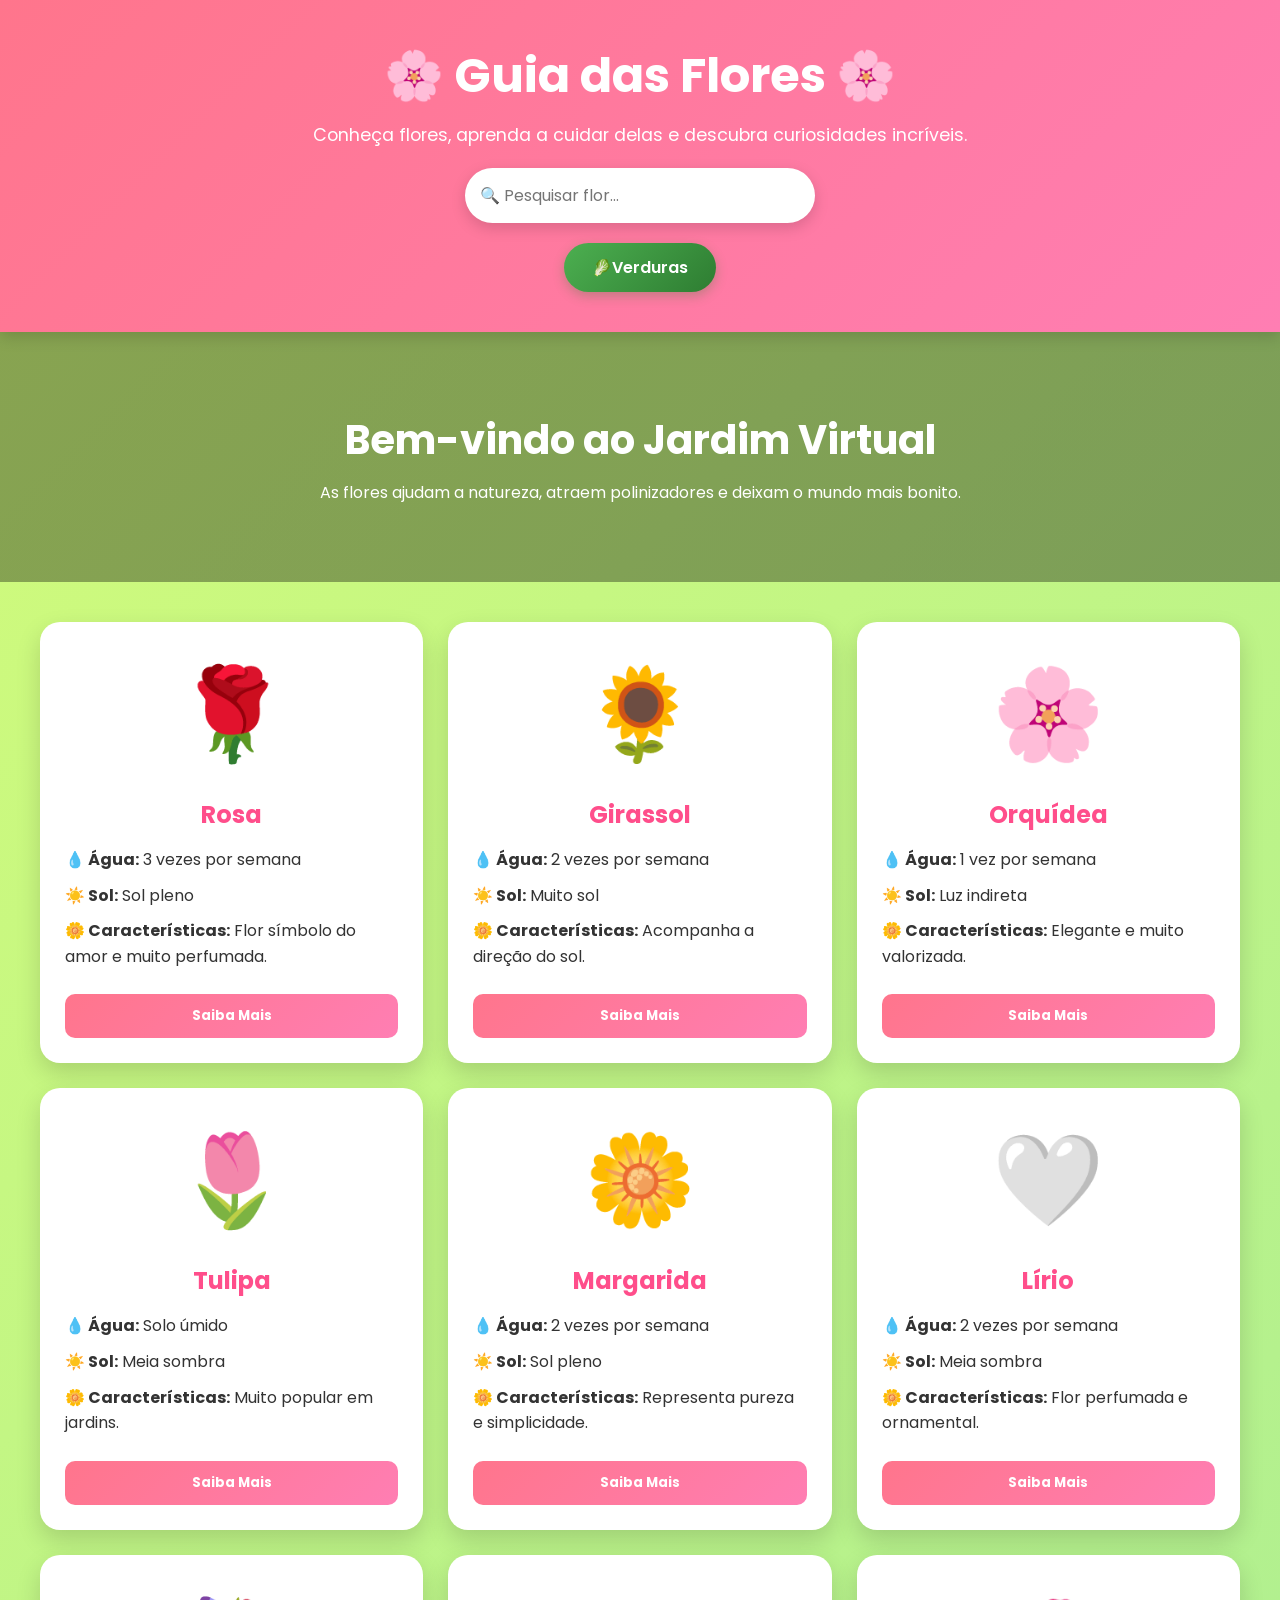
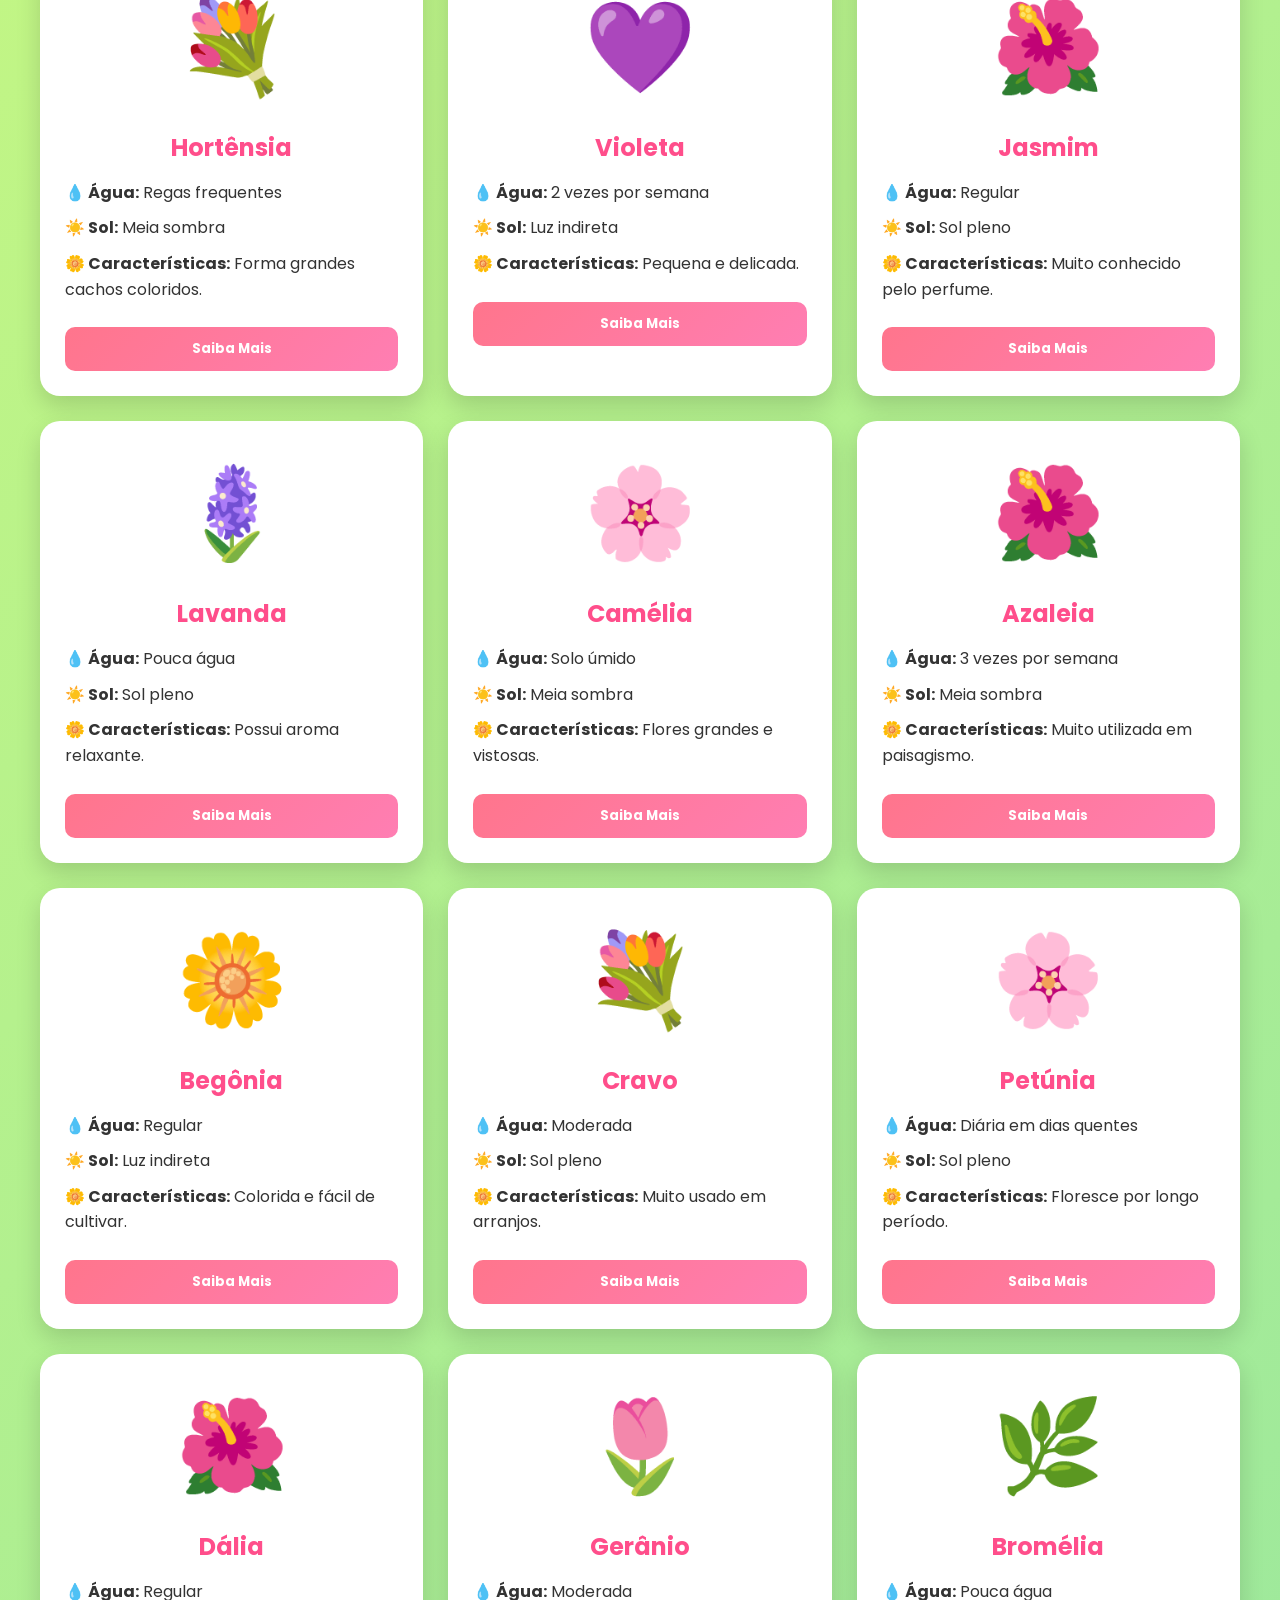
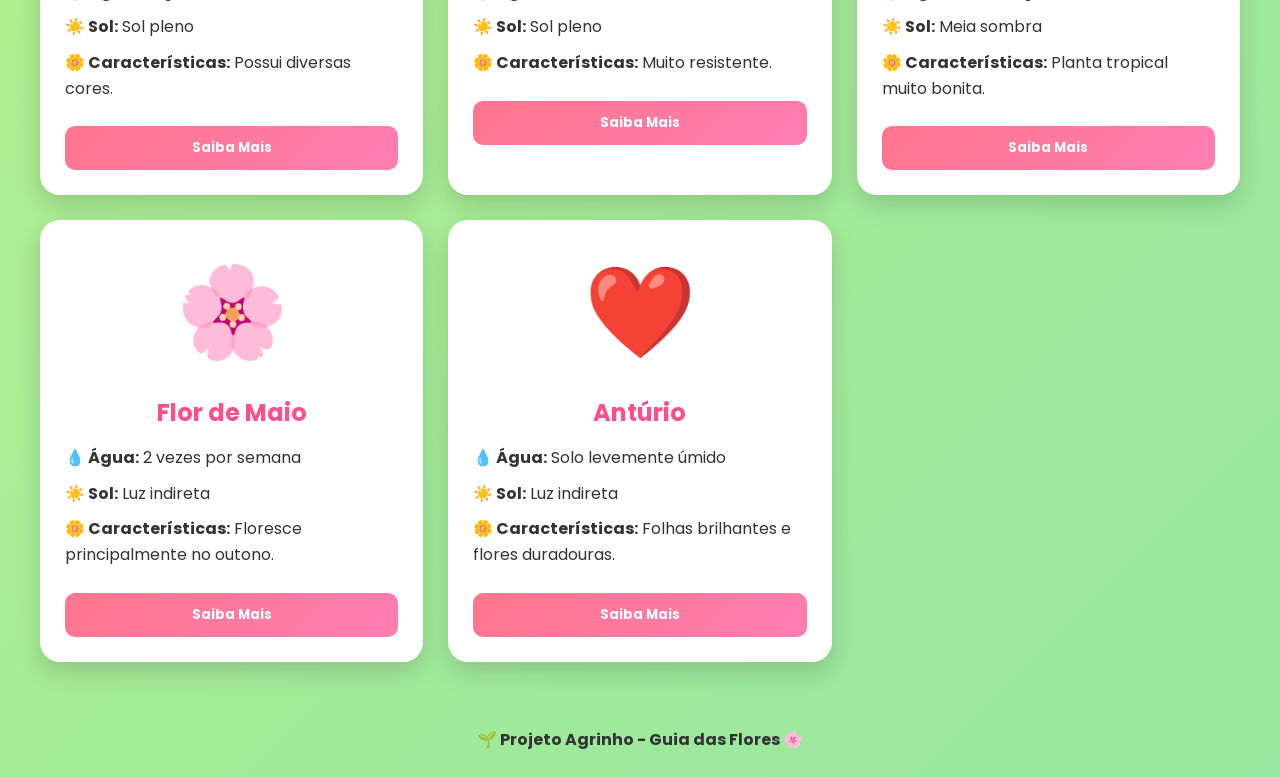
<file: index.html>
<!DOCTYPE html>
<html lang="pt-BR">
<head>
<meta charset="UTF-8">
<meta name="viewport" content="width=device-width, initial-scale=1.0">

<title>🌸 Guia das Flores - Agrinho</title>

<link rel="stylesheet" href="style.css">

<link rel="preconnect" href="https://fonts.googleapis.com">
<link href="https://fonts.googleapis.com/css2?family=Poppins:wght@300;400;600;700&display=swap" rel="stylesheet">

</head>

<body>

<header>

    <div class="header-content">

        <h1>🌸 Guia das Flores 🌸</h1>

        <p>
            Conheça flores, aprenda a cuidar delas
            e descubra curiosidades incríveis.
        </p>

        <input
        type="text"
        id="pesquisa"
        placeholder="🔍 Pesquisar flor...">

    </div>
    <div class="navegacao">
            <a href="verduras.html" class="btn-navegacao">🥬Verduras</a>
        </div>

</header>

<section class="banner">

    <div class="banner-texto">

        <h2>Bem-vindo ao Jardim Virtual</h2>

        <p>
            As flores ajudam a natureza,
            atraem polinizadores e deixam o mundo mais bonito.
        </p>

    </div>

</section>

<main>

    <section id="container-flores"></section>

</main>

<footer>

    <p>
        🌱 Projeto Agrinho - Guia das Flores 🌸
    </p>

</footer>

<!-- MODAL -->

<div id="modal" class="modal">

    <div class="modal-content">

        <span class="close" onclick="fecharModal()">
            &times;
        </span>

        <div id="modal-icone" class="modal-icone"></div>

        <h2 id="modal-nome"></h2>

        <p id="modal-agua"></p>

        <p id="modal-sol"></p>

        <p id="modal-caracteristicas"></p>

        <div class="curiosidade-box">

            <h3>🌟 Curiosidade</h3>

            <p id="modal-curiosidade"></p>

        </div>

    </div>

</div>

<script src="script.js"></script>

</body>
</html>
</file>
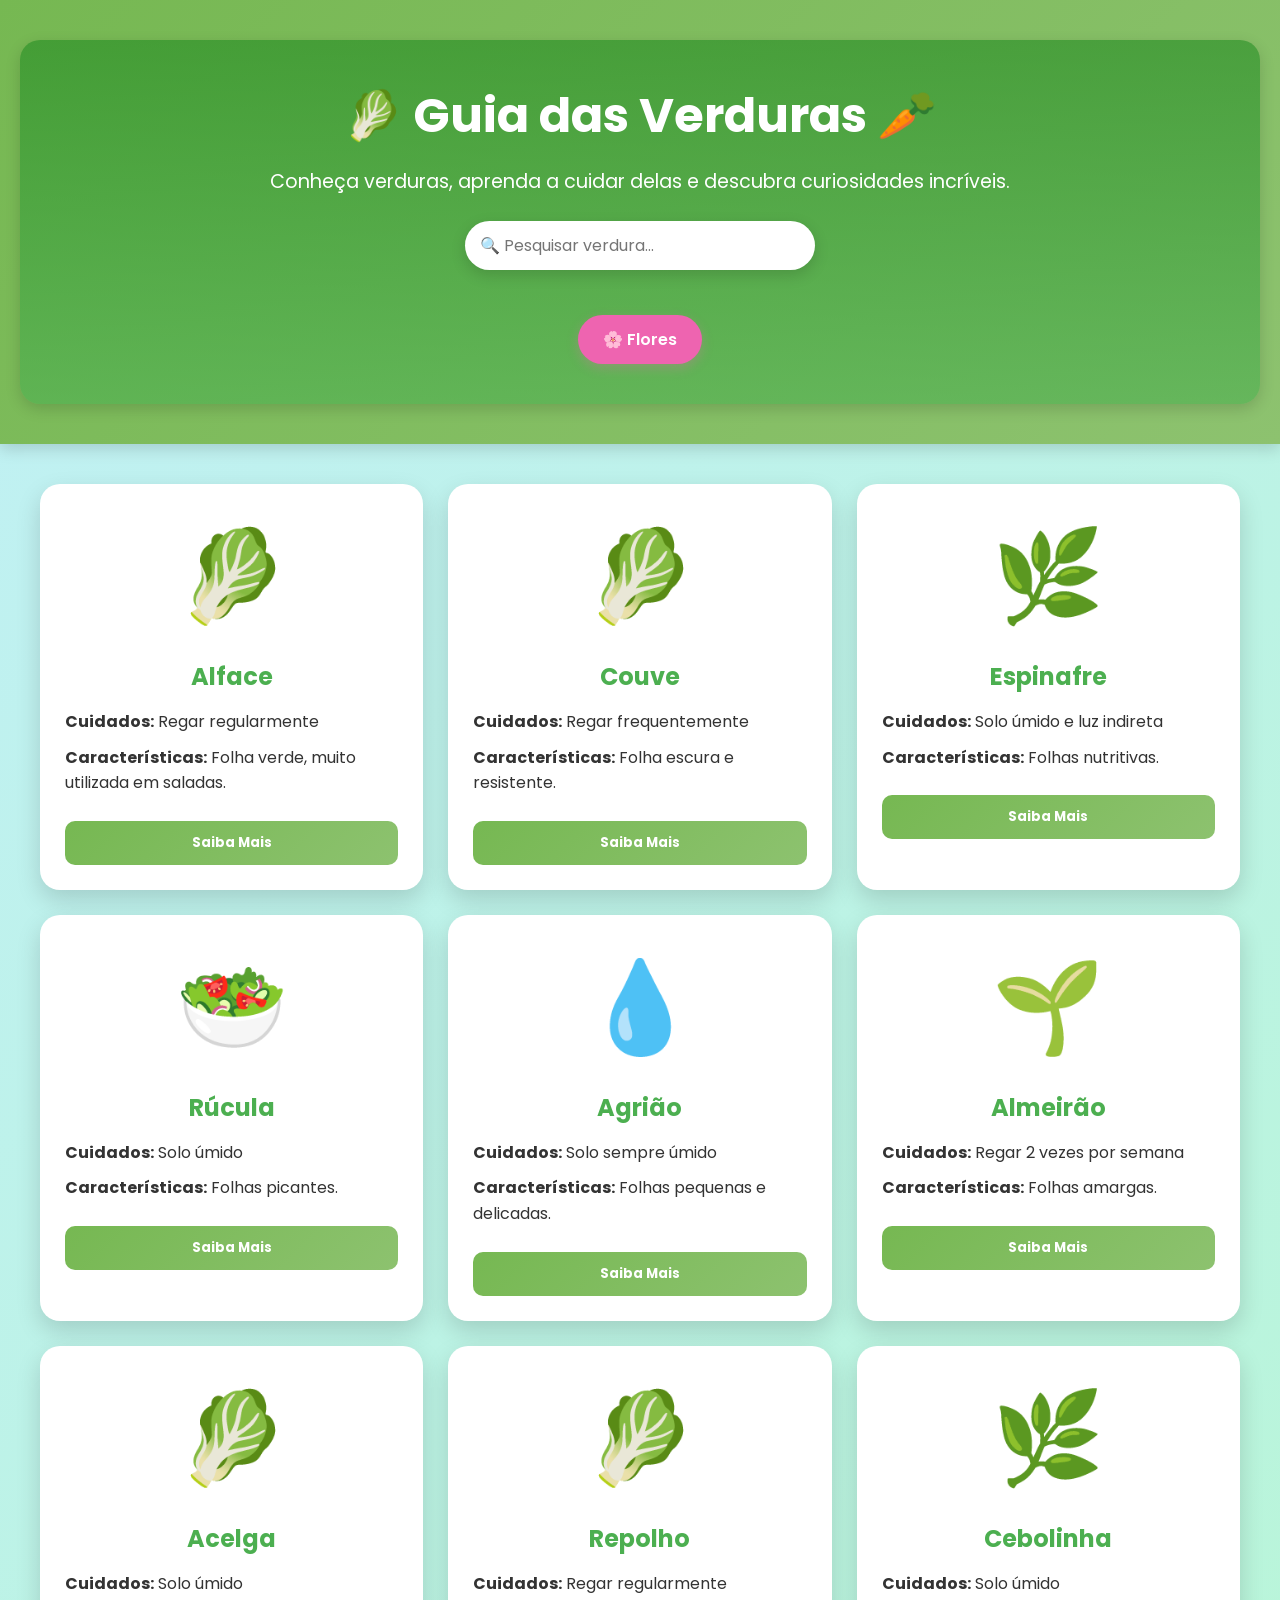
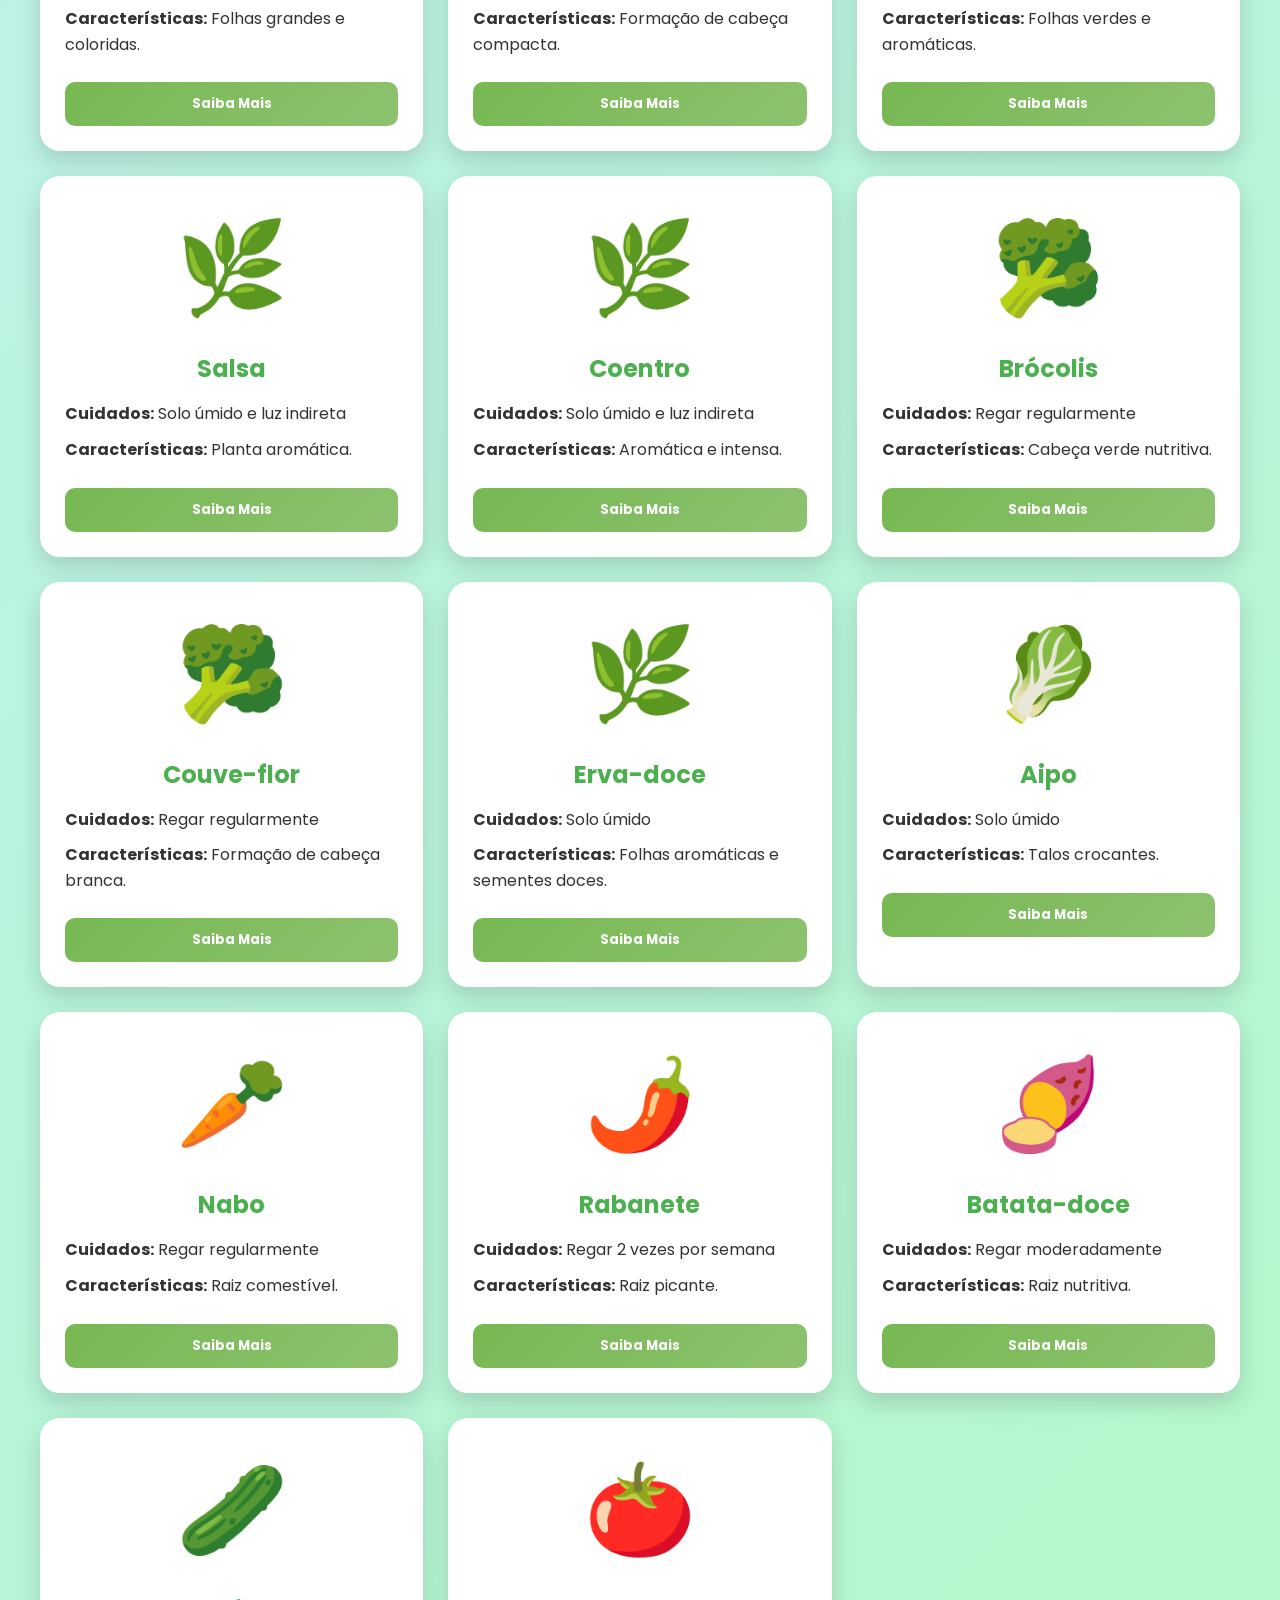
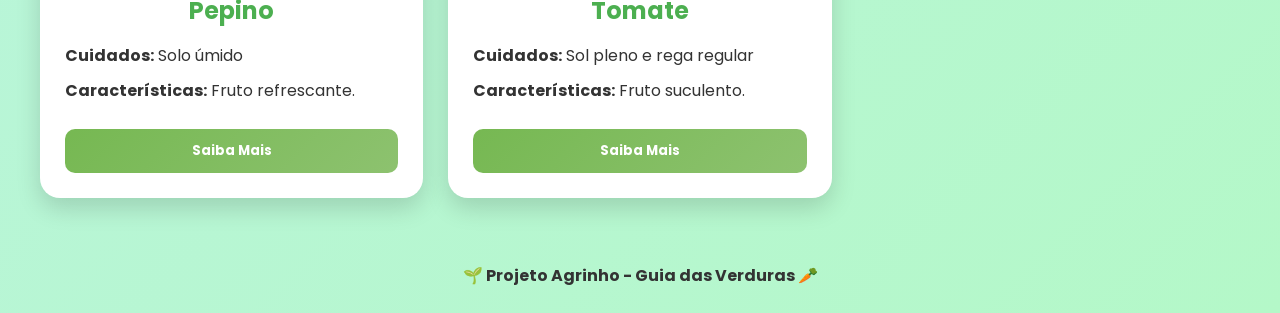
<file: verduras.html>
<!DOCTYPE html>
<html lang="pt-BR">
<head>
<meta charset="UTF-8">
<meta name="viewport" content="width=device-width, initial-scale=1.0">

<title>🥬 Guia das Verduras - Agrinho</title>

<link rel="stylesheet" href="verduras.css">

<link rel="preconnect" href="https://fonts.googleapis.com">
<link href="https://fonts.googleapis.com/css2?family=Poppins:wght@300;400;600;700&display=swap" rel="stylesheet">

</head>
<body>

<header>

    <div class="header-content">
        <div class="banner-verduras">
        <div class="banner-content">
        
        <h1>🥬 Guia das Verduras 🥕</h1>

        <p>
            Conheça verduras, aprenda a cuidar delas
            e descubra curiosidades incríveis.
        </p>

        <input
        type="text"
        id="pesquisa"
        placeholder="🔍 Pesquisar verdura...">

        <div class="navegacao">
            <a href="index.html" class="btn-navegacao">🌸 Flores</a>
        </div>

    </div>

</header>

<main>

    <section id="container-verduras"></section>

</main>

<footer>

    <p>
        🌱 Projeto Agrinho - Guia das Verduras 🥕
    </p>

</footer>

<!-- MODAL -->

<div id="modal" class="modal">

    <div class="modal-content">

        <span class="close" onclick="fecharModal()">&times;</span>

        <div id="modal-icone" class="modal-icone"></div>

        <h2 id="modal-nome"></h2>

        <p id="modal-cuidados"></p>

        <p id="modal-caracteristicas"></p>

        <div class="curiosidade-box">

            <h3>🌟 Curiosidade</h3>

            <p id="modal-curiosidade"></p>

        </div>

    </div>

</div>

<script src="verduras.js"></script>

</body>
</html>
</file>
<file: style.css>
*{
    margin:0;
    padding:0;
    box-sizing:border-box;
    font-family:'Poppins',sans-serif;
}

body{
    min-height:100vh;
    background:linear-gradient(135deg,#d4fc79,#96e6a1);
    color:#333;
}

/* HEADER */

header{
    background:linear-gradient(135deg,#ff758c,#ff7eb3);
    color:white;
    text-align:center;
    padding:40px 20px;
    box-shadow:0 5px 15px rgba(0,0,0,.15);
}

header h1{
    font-size:3rem;
    margin-bottom:10px;
}

header p{
    margin-bottom:20px;
    font-size:1.1rem;
}

#pesquisa{
    width:350px;
    max-width:90%;
    padding:15px;
    border:none;
    border-radius:30px;
    outline:none;
    font-size:16px;
    box-shadow:0 5px 15px rgba(0,0,0,.15);
}

/* BANNER */

.banner{
    height:250px;

    background:
    linear-gradient(
    rgba(0,0,0,.35),
    rgba(0,0,0,.35)
    ),
    url("https://images.unsplash.com/photo-1468327768560-75b778cbb551?auto=format&fit=crop&w=1600&q=80");

    background-size:cover;
    background-position:center;

    display:flex;
    justify-content:center;
    align-items:center;

    text-align:center;
    color:white;
}

.banner-texto{
    padding:20px;
}

.banner-texto h2{
    font-size:2.5rem;
}

.banner-texto p{
    margin-top:10px;
}

/* CARDS */

#container-flores{
    max-width:1400px;
    margin:auto;
    padding:40px;

    display:grid;
    grid-template-columns:
    repeat(auto-fit,minmax(300px,1fr));

    gap:25px;
}

.card{
    background:white;
    border-radius:20px;
    padding:25px;

    box-shadow:0 10px 25px rgba(0,0,0,.15);

    transition:.3s;

    animation:aparecer .8s ease;
}

.card:hover{
    transform:translateY(-10px);
}

.card h2{
    text-align:center;
    color:#ff4e8b;
    margin-bottom:15px;
}

.card p{
    margin:10px 0;
    line-height:1.6;
}

.icone-flor{
    font-size:90px;
    text-align:center;
    margin-bottom:15px;

    animation:flutuar 3s infinite ease-in-out;
}

/* BOTÃO */

.btn-saiba{
    width:100%;
    padding:12px;
    margin-top:15px;

    border:none;
    border-radius:10px;

    background:linear-gradient(
    135deg,
    #ff758c,
    #ff7eb3
    );

    color:white;
    font-weight:bold;

    cursor:pointer;

    transition:.3s;
}

.btn-saiba:hover{
    transform:scale(1.03);
}

/* MODAL */

.modal{
    display:none;

    position:fixed;
    top:0;
    left:0;

    width:100%;
    height:100%;

    background:rgba(0,0,0,.7);

    justify-content:center;
    align-items:center;

    z-index:1000;
}

.modal-content{
    background:white;

    width:90%;
    max-width:600px;

    border-radius:20px;

    padding:25px;

    position:relative;

    animation:zoom .3s ease;
}

.close{
    position:absolute;
    top:10px;
    right:20px;

    font-size:35px;

    cursor:pointer;
}

.modal-icone{
    text-align:center;
    font-size:120px;
}

.modal-content h2{
    text-align:center;
    color:#ff4e8b;
    margin-bottom:15px;
}

.modal-content p{
    margin:10px 0;
    line-height:1.6;
}

.curiosidade-box{
    margin-top:20px;
    background:#fff7d6;
    padding:15px;
    border-left:6px solid gold;
    border-radius:10px;
}

/* FOOTER */

footer{
    text-align:center;
    padding:25px;
    font-weight:bold;
}

/* ANIMAÇÕES */

@keyframes aparecer{
    from{
        opacity:0;
        transform:translateY(30px);
    }

    to{
        opacity:1;
        transform:translateY(0);
    }
}

@keyframes zoom{
    from{
        transform:scale(.8);
    }

    to{
        transform:scale(1);
    }
}

@keyframes flutuar{

    0%{
        transform:translateY(0);
    }

    50%{
        transform:translateY(-10px);
    }

    100%{
        transform:translateY(0);
    }

}

/* RESPONSIVO */

@media(max-width:768px){

    header h1{
        font-size:2.2rem;
    }

    .banner{
        height:220px;
    }

    .banner-texto h2{
        font-size:1.8rem;
    }

    #container-flores{
        padding:20px;
    }

}

.navegacao {
    margin-top: 20px;
    text-align: center;
}

.btn-navegacao {
    display: inline-block;
    background: linear-gradient(135deg, #4CAF50, #2E7D32);
    color: white;
    text-decoration: none;
    padding: 12px 28px;
    border-radius: 30px;
    font-weight: 600;
    font-family: 'Poppins', sans-serif;
    box-shadow: 0 4px 12px rgba(46, 125, 50, 0.3);
    transition: all 0.3s ease;
}

.btn-navegacao:hover {
    background: linear-gradient(135deg, #66BB6A, #388E3C);
    transform: translateY(-3px);
    box-shadow: 0 6px 18px rgba(46, 125, 50, 0.4);
}

.btn-navegacao:active {
    transform: scale(0.98);
}
</file>
<file: verduras.css>
*{
    margin:0;
    padding:0;
    box-sizing:border-box;
    font-family:'Poppins',sans-serif;
}

body{
    min-height:100vh;
    background:linear-gradient(135deg,#c1f0f6,#b4f8c8);
    color:#333;
}

/* HEADER */

header{
    background:linear-gradient(135deg,#76b852,#8DC26F);
    color:white;
    text-align:center;
    padding:40px 20px;
    box-shadow:0 5px 15px rgba(0,0,0,.15);
}

header h1{
    font-size:3rem;
    margin-bottom:10px;
}

header p{
    margin-bottom:20px;
    font-size:1.1rem;
}

#pesquisa{
    width:350px;
    max-width:90%;
    padding:15px;
    border:none;
    border-radius:30px;
    outline:none;
    font-size:16px;
    box-shadow:0 5px 15px rgba(0,0,0,.15);
}

/* BOTÃO DE NAVEGAÇÃO */

.btn-navegacao{
    display:inline-block;
    margin-top:15px;
    padding:10px 20px;
    background:linear-gradient(135deg,#ff758c,#ff7eb3);
    color:white;
    font-weight:bold;
    border-radius:10px;
    text-decoration:none;
    transition:.3s;
}

.btn-navegacao:hover{
    transform:scale(1.05);
}

/* CARDS */

#container-verduras{
    max-width:1400px;
    margin:auto;
    padding:40px;

    display:grid;
    grid-template-columns:repeat(auto-fit,minmax(300px,1fr));

    gap:25px;
}

.card{
    background:white;
    border-radius:20px;
    padding:25px;

    box-shadow:0 10px 25px rgba(0,0,0,.15);

    transition:.3s;

    animation:aparecer .8s ease;
}

.card:hover{
    transform:translateY(-10px);
}

.card h2{
    text-align:center;
    color:#4CAF50;
    margin-bottom:15px;
}

.card p{
    margin:10px 0;
    line-height:1.6;
}

.icone-verdura{
    font-size:90px;
    text-align:center;
    margin-bottom:15px;

    animation:pulsar 2s infinite ease-in-out;
}

/* BOTÃO */

.btn-saiba{
    width:100%;
    padding:12px;
    margin-top:15px;

    border:none;
    border-radius:10px;

    background:linear-gradient(
    135deg,
    #76b852,
    #8DC26F
    );

    color:white;
    font-weight:bold;

    cursor:pointer;

    transition:.3s;
}

.btn-saiba:hover{
    transform:scale(1.03);
}

/* MODAL */

.modal{
    display:none;

    position:fixed;
    top:0;
    left:0;

    width:100%;
    height:100%;

    background:rgba(0,0,0,.7);

    justify-content:center;
    align-items:center;

    z-index:1000;
}

.modal-content{
    background:white;

    width:90%;
    max-width:600px;

    border-radius:20px;

    padding:25px;

    position:relative;

    animation:zoom .3s ease;
}

.close{
    position:absolute;
    top:10px;
    right:20px;

    font-size:35px;

    cursor:pointer;
}

.modal-icone{
    text-align:center;
    font-size:120px;
    animation:pulsar 2s infinite ease-in-out;
}

.modal-content h2{
    text-align:center;
    color:#4CAF50;
    margin-bottom:15px;
}

.modal-content p{
    margin:10px 0;
    line-height:1.6;
}

.curiosidade-box{
    margin-top:20px;
    background:#e0f7da;
    padding:15px;
    border-left:6px solid #4CAF50;
    border-radius:10px;
}

/* FOOTER */

footer{
    text-align:center;
    padding:25px;
    font-weight:bold;
}

/* ANIMAÇÕES */

@keyframes aparecer{
    from{
        opacity:0;
        transform:translateY(30px);
    }
    to{
        opacity:1;
        transform:translateY(0);
    }
}

@keyframes zoom{
    from{
        transform:scale(.8);
    }
    to{
        transform:scale(1);
    }
}

@keyframes pulsar{
    0%, 100%{
        transform:scale(1);
    }
    50%{
        transform:scale(1.1);
    }
}

/* RESPONSIVO */

@media(max-width:768px){
    header h1{
        font-size:2.2rem;
    }

    #container-verduras{
        padding:20px;
    }
}
/* BANNER HEADER */
.banner-verduras {
    background: 
        linear-gradient(
            rgba(34, 139, 34, 0.6),
            rgba(76, 175, 80, 0.6)
        ),
        url("https://agristar.com.br/upload/blog/original/os-10-legumes-e-verduras-mais-saudaveis-do-mundo-06-05-2024-11-48-27-7499.jpg"); 
    background-size: cover;
    background-position: center;
    background-repeat: no-repeat;

    min-height: 350px;
    display: flex;
    justify-content: center;
    align-items: center;
    text-align: center;
    padding: 40px 20px;
    color: white;
    box-shadow: 0 5px 15px rgba(0,0,0,.15);
    border-radius: 20px;
}

.banner-content h1 {
    font-size: 3rem;
    margin-bottom: 15px;
}

.banner-content p {
    font-size: 1.2rem;
    margin-bottom: 25px;
}

.banner-content #pesquisa {
    width: 350px;
    max-width: 90%;
    padding: 12px 15px;
    border: none;
    border-radius: 30px;
    outline: none;
    font-size: 16px;
    box-shadow: 0 5px 15px rgba(0,0,0,.15);
    margin-bottom: 20px;
}

.banner-content .navegacao {
    margin-top: 10px;
}

.banner-content .btn-navegacao {
    display: inline-block;
    padding: 12px 25px;
    background: linear-gradient(135deg, #ee64b0, #ee64b0);
    color: white;
    font-weight: 600;
    border-radius: 30px;
    text-decoration: none;
    box-shadow: 0 4px 12px rgba(238, 107, 179, 0.3);
    transition: all 0.3s ease;
}

.banner-content .btn-navegacao:hover {
    background: linear-gradient(135deg, #f374ba, #ee64b0);
    transform: translateY(-3px);
    box-shadow: 0 6px 18px rgba(46,125,50,0.4);
}
</file>
